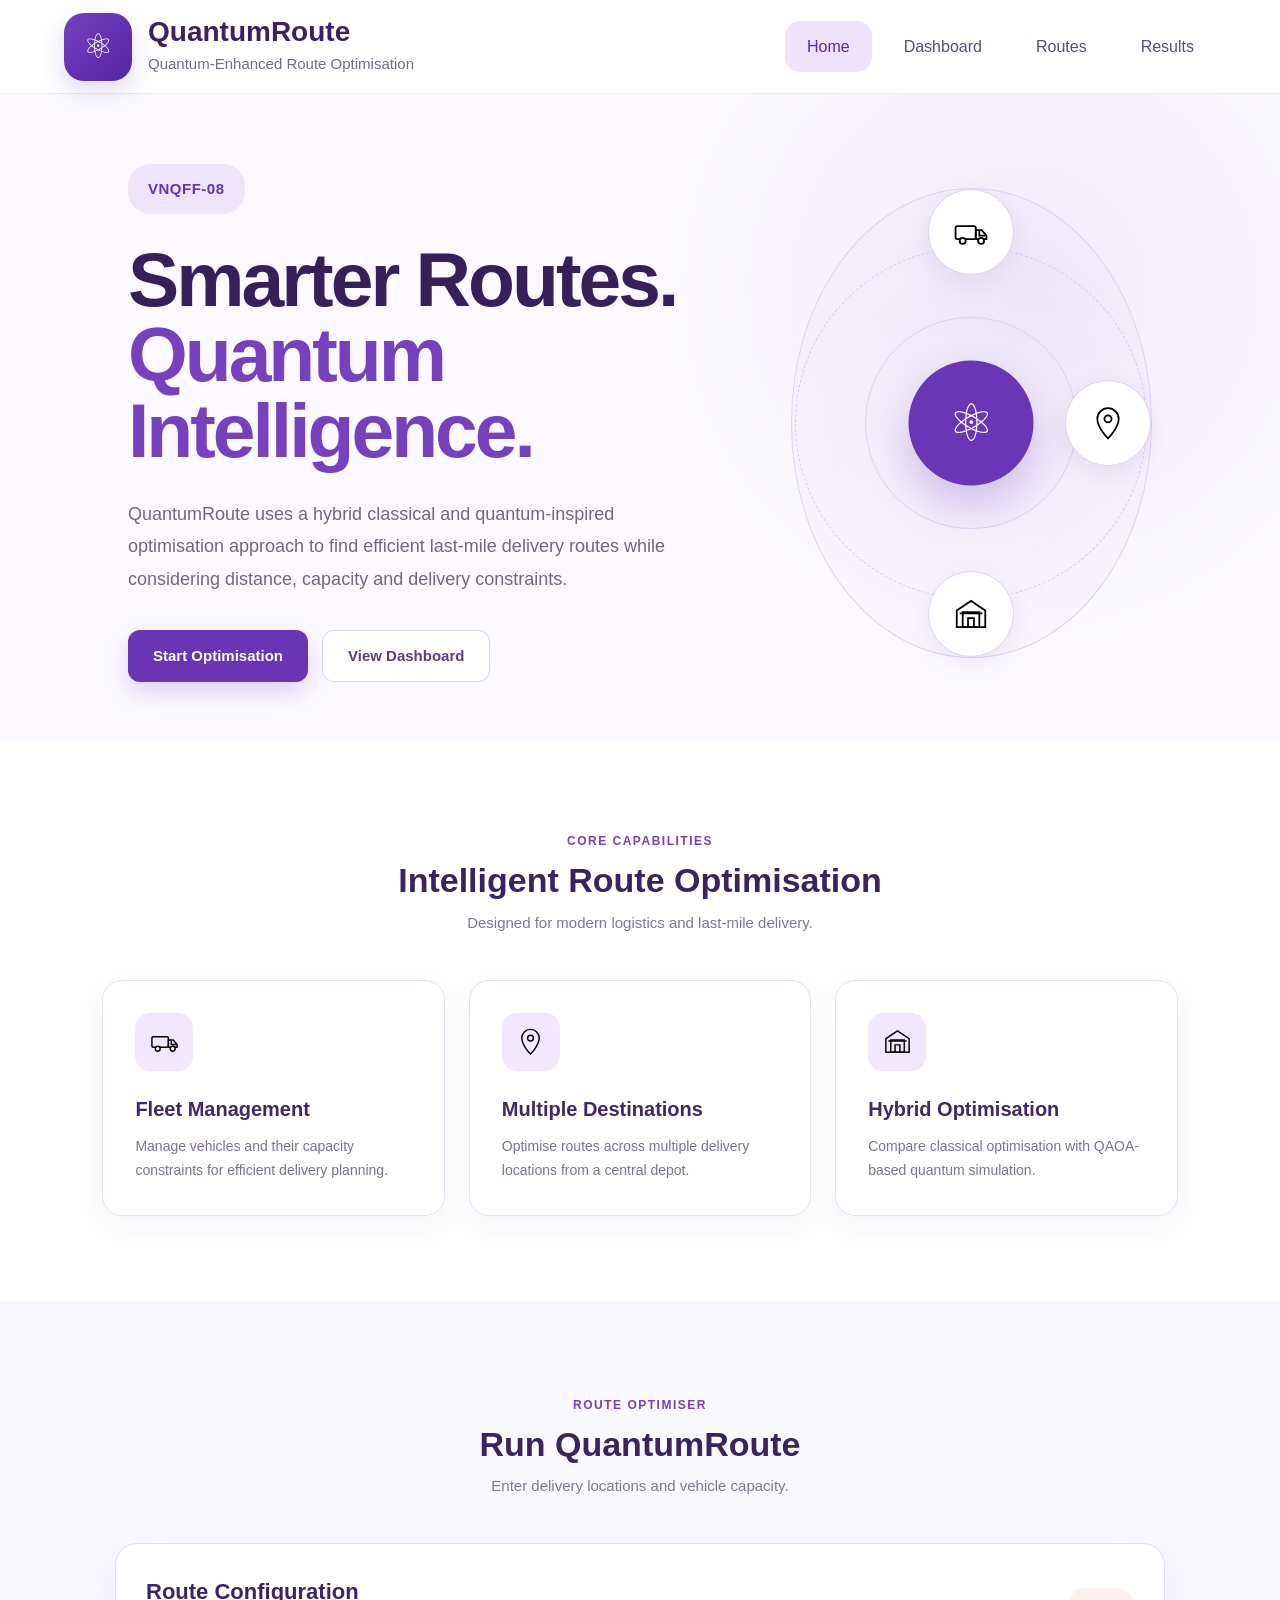
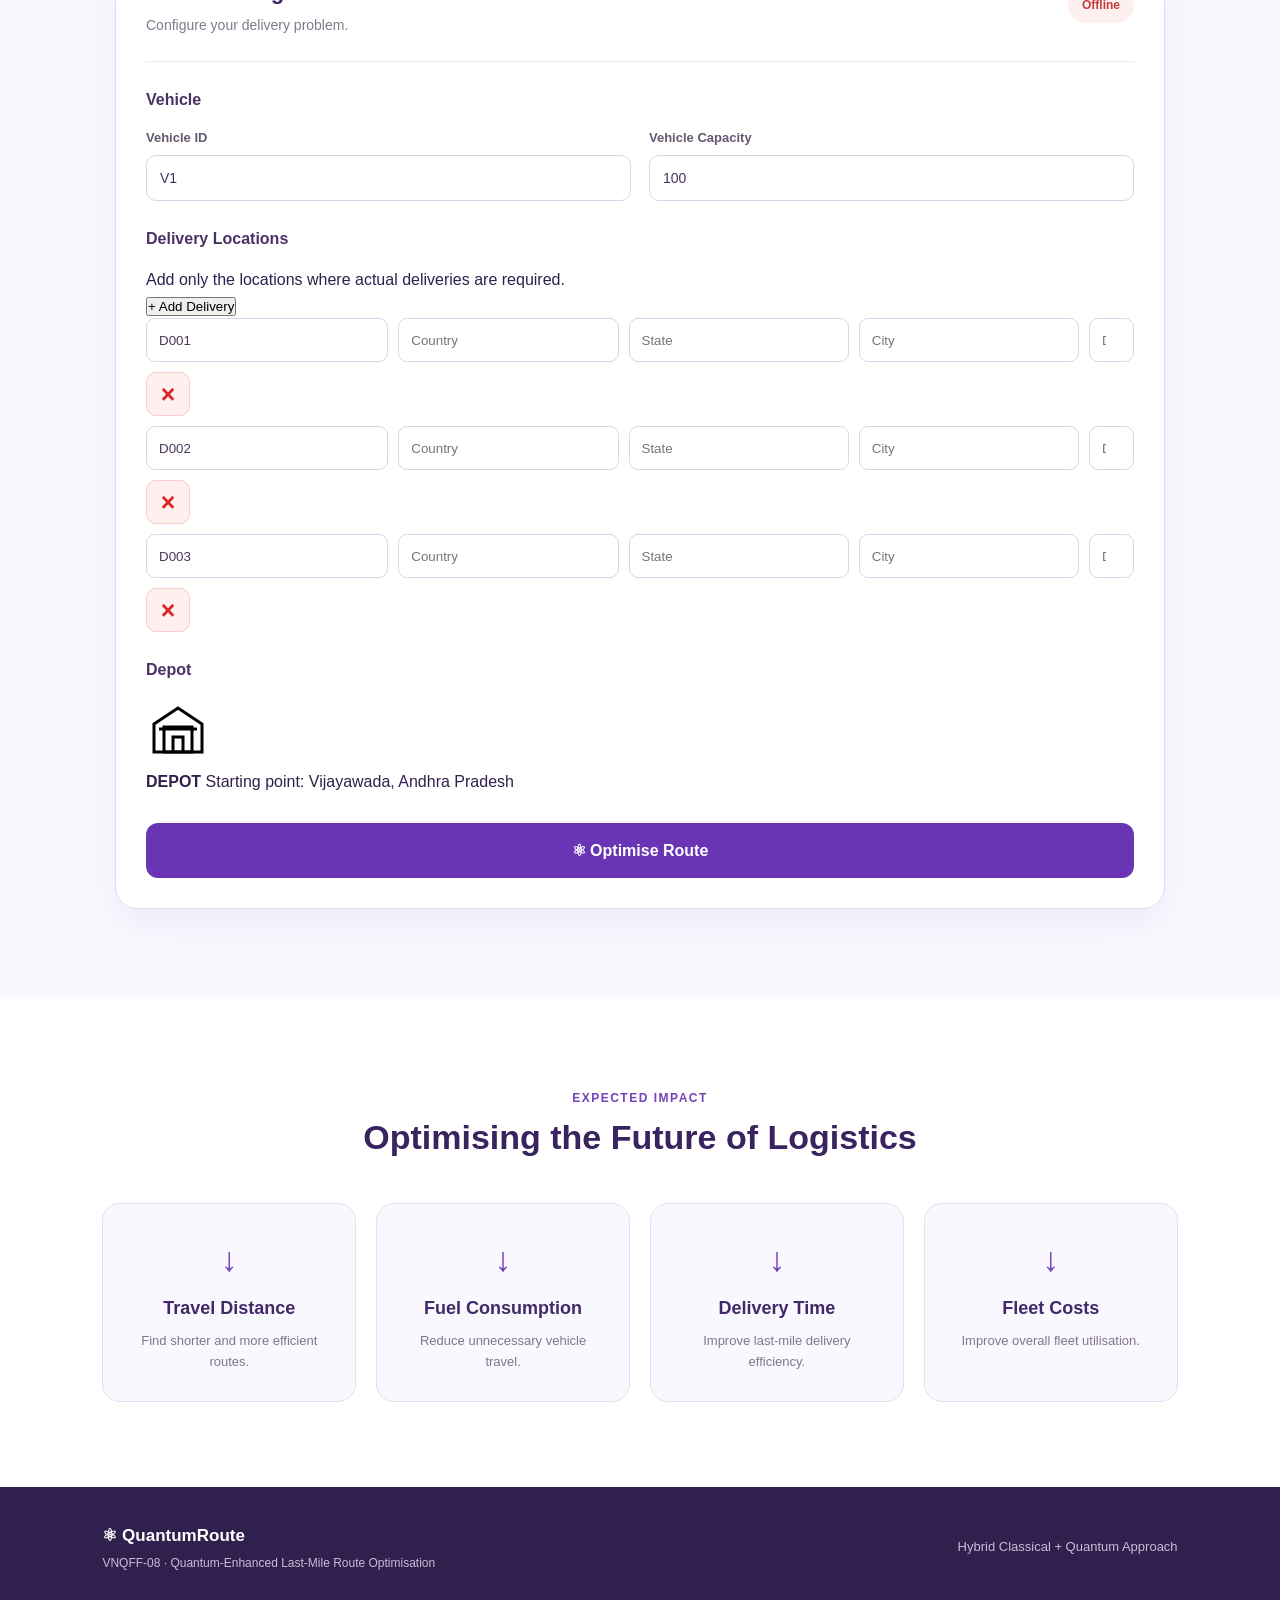
<file: QRO/frontend/index.html>
<!DOCTYPE html>
<html lang="en">
<head>
    <meta charset="UTF-8">
    <meta name="viewport" content="width=device-width, initial-scale=1.0">

    <title>QuantumRoute | Quantum-Enhanced Route Optimisation</title>

    <link rel="stylesheet" href="css/style.css">
</head>

<body>

<!-- ================= NAVBAR ================= -->

<header class="navbar">
    <div class="brand">
        <div class="brand-logo">⚛</div>
        <div>
            <h1>QuantumRoute</h1>
            <span>Quantum-Enhanced Route Optimisation</span>
        </div>
    </div>

    <nav>
        <a href="index.html" class="active">Home</a>
        <a href="pages/dashboard.html">Dashboard</a>
        <a href="pages/routes.html">Routes</a>
        <a href="pages/results.html">Results</a>
    </nav>
</header>

<main>

<!-- ================= HERO ================= -->

<section class="hero">
    <div class="hero-content">
        <div class="problem-badge">VNQFF-08</div>

        <h2>
            Smarter Routes.
            <span>Quantum Intelligence.</span>
        </h2>

        <p>
            QuantumRoute uses a hybrid classical and quantum-inspired
            optimisation approach to find efficient last-mile delivery
            routes while considering distance, capacity and delivery
            constraints.
        </p>

        <div class="hero-buttons">
            <a href="#optimizer" class="btn primary-btn">
                Start Optimisation
            </a>

            <a href="pages/dashboard.html" class="btn secondary-btn">
                View Dashboard
            </a>
        </div>
    </div>

    <div class="hero-visual">
        <div class="route-orbit">
            <div class="orbit-center">⚛</div>

            <div class="orbit-icon truck">
                <img src="assets/icons/truck.svg" alt="Vehicle">
            </div>

            <div class="orbit-icon location">
                <img src="assets/icons/location.svg" alt="Location">
            </div>

            <div class="orbit-icon warehouse">
                <img src="assets/icons/warehouse.svg" alt="Warehouse">
            </div>
        </div>
    </div>
</section>

<!-- ================= FEATURES ================= -->

<section class="features">
    <div class="section-title">
        <span>CORE CAPABILITIES</span>
        <h2>Intelligent Route Optimisation</h2>
        <p>Designed for modern logistics and last-mile delivery.</p>
    </div>

    <div class="feature-grid">

        <div class="feature-card">
            <div class="feature-icon">
                <img src="assets/icons/truck.svg" alt="Vehicle">
            </div>
            <h3>Fleet Management</h3>
            <p>
                Manage vehicles and their capacity constraints
                for efficient delivery planning.
            </p>
        </div>

        <div class="feature-card">
            <div class="feature-icon">
                <img src="assets/icons/location.svg" alt="Location">
            </div>
            <h3>Multiple Destinations</h3>
            <p>
                Optimise routes across multiple delivery locations
                from a central depot.
            </p>
        </div>

        <div class="feature-card">
            <div class="feature-icon">
                <img src="assets/icons/warehouse.svg" alt="Warehouse">
            </div>
            <h3>Hybrid Optimisation</h3>
            <p>
                Compare classical optimisation with
                QAOA-based quantum simulation.
            </p>
        </div>

    </div>
</section>

<!-- ================= OPTIMIZER ================= -->

<section class="optimizer-section" id="optimizer">

    <div class="section-title">
        <span>ROUTE OPTIMISER</span>
        <h2>Run QuantumRoute</h2>
        <p>Enter delivery locations and vehicle capacity.</p>
    </div>

    <div class="optimizer-card">

        <div class="form-header">
            <div>
                <h3>Route Configuration</h3>
                <p>Configure your delivery problem.</p>
            </div>

            <div class="status-badge" id="backendStatus">
                Checking backend...
            </div>
        </div>

        <!-- VEHICLE -->

        <div class="form-section">
            <h4>Vehicle</h4>

            <div class="form-grid">
                <div class="input-group">
                    <label for="vehicleId">Vehicle ID</label>
                    <input
                        type="text"
                        id="vehicleId"
                        value="V1"
                        required
                    >
                </div>

                <div class="input-group">
                    <label for="capacity">Vehicle Capacity</label>
                    <input
                        type="number"
                        id="capacity"
                        value="100"
                        min="1"
                        step="any"
                        required
                    >
                </div>
            </div>
        </div>

        <!-- DELIVERY LOCATIONS -->

        <div class="form-section">
            <div class="section-heading-row">
                <div>
                    <h4>Delivery Locations</h4>
                    <p class="form-help-text">
                        Add only the locations where actual deliveries are required.
                    </p>
                </div>

                <button
                    type="button"
                    class="small-btn"
                    id="addLocationBtn"
                    onclick="window.addLocation()"
                >
                    + Add Delivery
                </button>
            </div>

            <div id="locationsContainer">

                <!-- DELIVERY 01 -->

                <div class="location-row">
                    <input
                        class="location-id"
                        type="text"
                        value="D001"
                        placeholder="Delivery ID"
                        aria-label="Delivery ID 1"
                        required
                    >

                    <input
                        class="location-country"
                        type="text"
                        placeholder="Country"
                        aria-label="Country for delivery 1"
                        required
                    >

                    <input
                        class="location-state"
                        type="text"
                        placeholder="State"
                        aria-label="State for delivery 1"
                        required
                    >

                    <input
                        class="location-city"
                        type="text"
                        placeholder="City"
                        aria-label="City for delivery 1"
                        required
                    >

                    <input
                        class="location-demand"
                        type="number"
                        min="0"
                        step="any"
                        placeholder="Demand"
                        aria-label="Demand for delivery 1"
                        required
                    >

                    <button
                        type="button"
                        class="delete-btn remove-location"
                        onclick="window.removeLocation(this)"
                        aria-label="Remove delivery D001"
                        title="Remove delivery"
                    >×</button>
                </div>

                <!-- DELIVERY 02 -->

                <div class="location-row">
                    <input
                        class="location-id"
                        type="text"
                        value="D002"
                        placeholder="Delivery ID"
                        aria-label="Delivery ID 2"
                        required
                    >

                    <input
                        class="location-country"
                        type="text"
                        placeholder="Country"
                        aria-label="Country for delivery 2"
                        required
                    >

                    <input
                        class="location-state"
                        type="text"
                        placeholder="State"
                        aria-label="State for delivery 2"
                        required
                    >

                    <input
                        class="location-city"
                        type="text"
                        placeholder="City"
                        aria-label="City for delivery 2"
                        required
                    >

                    <input
                        class="location-demand"
                        type="number"
                        min="0"
                        step="any"
                        placeholder="Demand"
                        aria-label="Demand for delivery 2"
                        required
                    >

                    <button
                        type="button"
                        class="delete-btn remove-location"
                        onclick="window.removeLocation(this)"
                        aria-label="Remove delivery D002"
                        title="Remove delivery"
                    >×</button>
                </div>

                <!-- DELIVERY 03 -->

                <div class="location-row">
                    <input
                        class="location-id"
                        type="text"
                        value="D003"
                        placeholder="Delivery ID"
                        aria-label="Delivery ID 3"
                        required
                    >

                    <input
                        class="location-country"
                        type="text"
                        placeholder="Country"
                        aria-label="Country for delivery 3"
                        required
                    >

                    <input
                        class="location-state"
                        type="text"
                        placeholder="State"
                        aria-label="State for delivery 3"
                        required
                    >

                    <input
                        class="location-city"
                        type="text"
                        placeholder="City"
                        aria-label="City for delivery 3"
                        required
                    >

                    <input
                        class="location-demand"
                        type="number"
                        min="0"
                        step="any"
                        placeholder="Demand"
                        aria-label="Demand for delivery 3"
                        required
                    >

                    <button
                        type="button"
                        class="delete-btn remove-location"
                        onclick="window.removeLocation(this)"
                        aria-label="Remove delivery D003"
                        title="Remove delivery"
                    >×</button>
                </div>

            </div>
        </div>

        <!-- DEPOT -->

        <div class="form-section">
            <h4>Depot</h4>

            <div class="depot-box">
                <div class="depot-icon">
                    <img
                        src="assets/icons/warehouse.svg"
                        alt="Depot"
                    >
                </div>

                <div>
                    <strong>DEPOT</strong>
                    <span>Starting point: Vijayawada, Andhra Pradesh</span>
                </div>
            </div>
        </div>

        <!-- OPTIMIZE BUTTON -->

        <button
            type="button"
            class="optimize-btn"
            id="optimizeBtn"
            onclick="window.optimizeRoute(event)"
        >
            <span id="buttonText">⚛ Optimise Route</span>
            <span id="loadingSpinner" class="spinner hidden"></span>
        </button>

        <!-- ERROR MESSAGE -->

        <div
            id="errorMessage"
            class="error-message hidden"
            role="alert"
            aria-live="polite"
            hidden
        ></div>

        <!-- RESULTS -->

        <div
            id="resultContainer"
            class="result-container hidden"
            hidden
        >

            <div class="result-header">
                <div>
                    <span>OPTIMISATION COMPLETE</span>
                    <h3>Route Results</h3>
                </div>

                <div class="success-icon">✓</div>
            </div>

            <div class="result-grid">

                <div class="result-box">
                    <span>Classical Distance</span>
                    <strong id="classicalDistance">-</strong>
                </div>

                <div class="result-box quantum-box">
                    <span>Quantum Distance</span>
                    <strong id="quantumDistance">-</strong>
                </div>

                <div class="result-box">
                    <span>Difference</span>
                    <strong id="distanceDifference">-</strong>
                </div>

                <div class="result-box">
                    <span>Total Demand</span>
                    <strong id="totalDemand">-</strong>
                </div>

            </div>

            <div class="route-result">
                <h4>Classical Route</h4>
                <div id="classicalRoute" class="route-path">-</div>
            </div>

            <div class="route-result">
                <h4>Quantum Route</h4>
                <div id="quantumRoute" class="route-path quantum-route">-</div>
            </div>

            <div class="quantum-info">

                <div>
                    <span>Quantum Method</span>
                    <strong id="quantumMethod">-</strong>
                </div>

                <div>
                    <span>Qubits</span>
                    <strong id="qubits">-</strong>
                </div>

                <div>
                    <span>Probability</span>
                    <strong id="probability">-</strong>
                </div>

            </div>

        </div>

    </div>
</section>

<!-- ================= IMPACT ================= -->

<section class="impact-section">
    <div class="section-title">
        <span>EXPECTED IMPACT</span>
        <h2>Optimising the Future of Logistics</h2>
    </div>

    <div class="impact-grid">

        <div class="impact-card">
            <strong>↓</strong>
            <h3>Travel Distance</h3>
            <p>Find shorter and more efficient routes.</p>
        </div>

        <div class="impact-card">
            <strong>↓</strong>
            <h3>Fuel Consumption</h3>
            <p>Reduce unnecessary vehicle travel.</p>
        </div>

        <div class="impact-card">
            <strong>↓</strong>
            <h3>Delivery Time</h3>
            <p>Improve last-mile delivery efficiency.</p>
        </div>

        <div class="impact-card">
            <strong>↓</strong>
            <h3>Fleet Costs</h3>
            <p>Improve overall fleet utilisation.</p>
        </div>

    </div>
</section>

</main>

<!-- ================= FOOTER ================= -->

<footer>
    <div>
        <strong>⚛ QuantumRoute</strong>
        <p>
            VNQFF-08 · Quantum-Enhanced Last-Mile Route Optimisation
        </p>
    </div>

    <span>Hybrid Classical + Quantum Approach</span>
</footer>

<!-- Keep this path unchanged -->
<script src="js/app.js"></script>

</body>
</html>
</file>
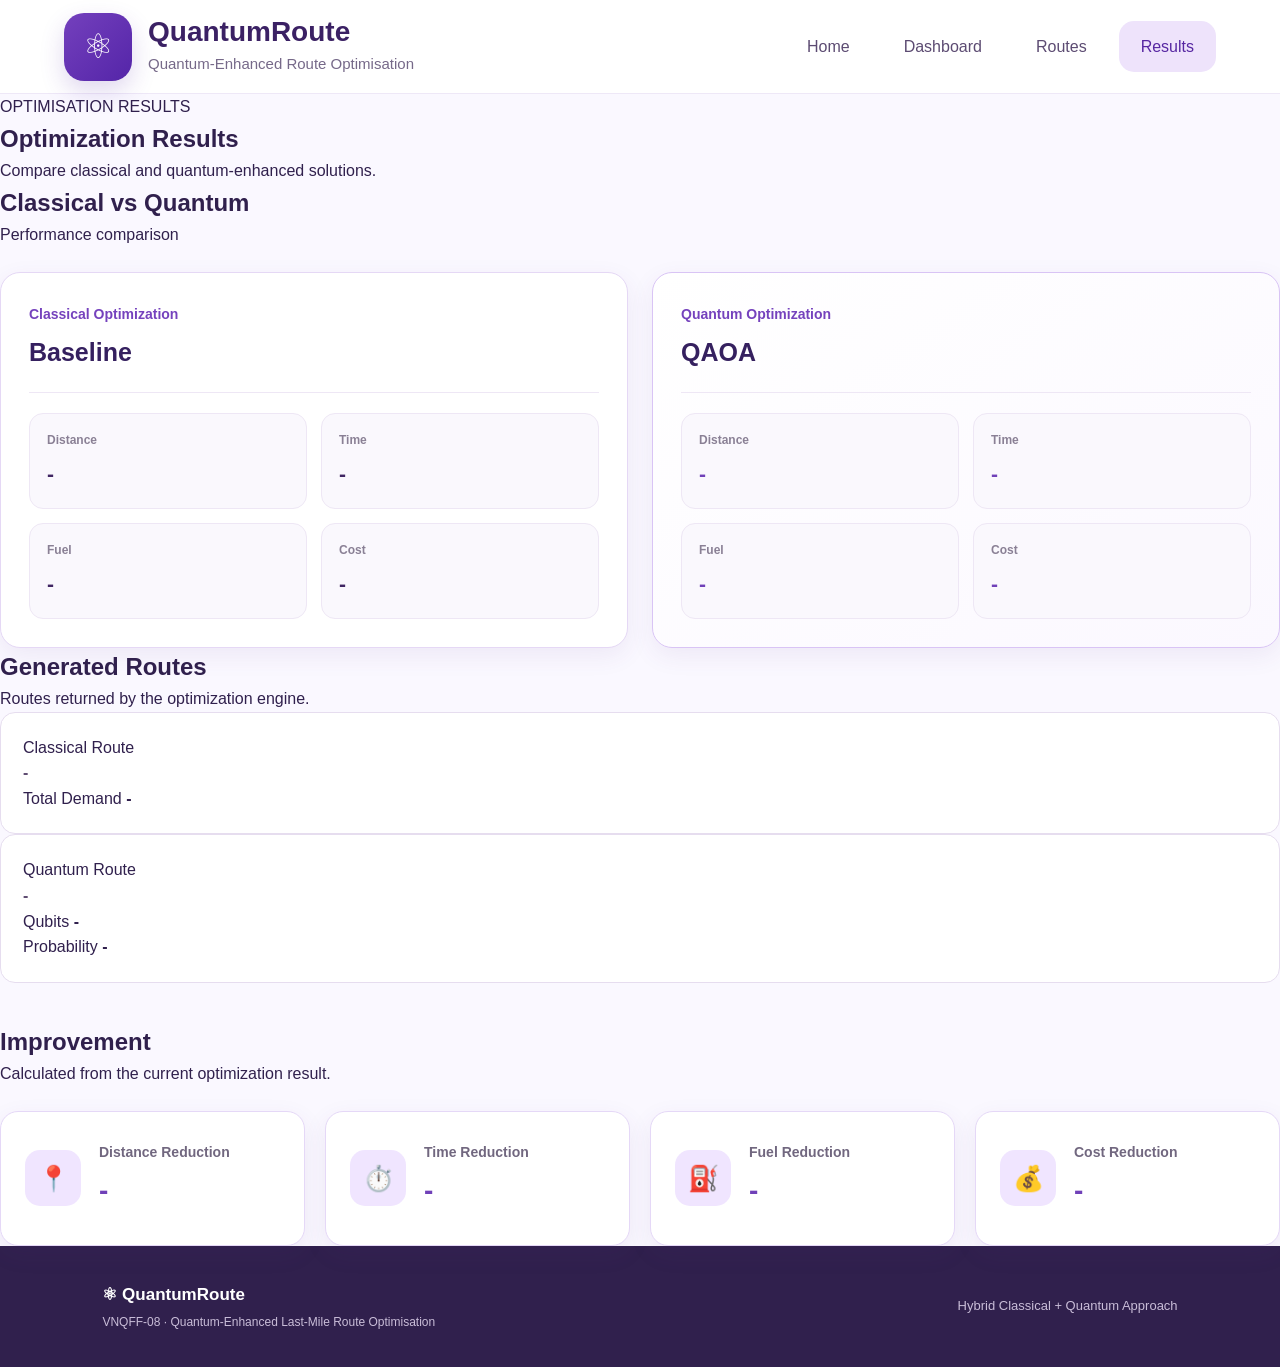
<file: QRO/frontend/pages/results.html>
<!DOCTYPE html>
<html lang="en">

<head>
    <meta charset="UTF-8">
    <meta name="viewport" content="width=device-width, initial-scale=1.0">

    <title>QuantumRoute | Optimization Results</title>

    <link rel="stylesheet" href="../css/style.css">
</head>

<body>

<!-- ================= NAVBAR ================= -->

<header class="navbar">

    <div class="brand">

        <div class="brand-logo">
            ⚛
        </div>

        <div>
            <h1>QuantumRoute</h1>
            <span>Quantum-Enhanced Route Optimisation</span>
        </div>

    </div>

    <nav>

        <a href="../index.html">
            Home
        </a>

        <a href="dashboard.html">
            Dashboard
        </a>

        <a href="routes.html">
            Routes
        </a>

        <a href="results.html" class="active">
            Results
        </a>

    </nav>

</header>


<!-- ================= RESULTS PAGE ================= -->

<main class="results-page">

    <!-- ================= HERO ================= -->

    <section class="results-hero">

        <div class="results-hero-content">

            <span class="page-label">
                OPTIMISATION RESULTS
            </span>

            <h2>
                Optimization Results
            </h2>

            <p>
                Compare classical and quantum-enhanced solutions.
            </p>

        </div>

    </section>


    <!-- ================= COMPARISON ================= -->

    <section class="results-section">

        <div class="section-heading">

            <h2>
                Classical vs Quantum
            </h2>

            <p>
                Performance comparison
            </p>

        </div>


        <div class="comparison-grid">


            <!-- CLASSICAL -->

            <div class="comparison-card classical-card">

                <div class="comparison-header">

                    <div>

                        <span class="comparison-label">
                            Classical Optimization
                        </span>

                        <h3>
                            Baseline
                        </h3>

                    </div>

                </div>


                <div class="comparison-stats">

                    <div class="comparison-stat">

                        <span>
                            Distance
                        </span>

                        <strong id="classicalDistance">
                            -
                        </strong>

                    </div>


                    <div class="comparison-stat">

                        <span>
                            Time
                        </span>

                        <strong id="classicalTime">
                            -
                        </strong>

                    </div>


                    <div class="comparison-stat">

                        <span>
                            Fuel
                        </span>

                        <strong id="classicalFuel">
                            -
                        </strong>

                    </div>


                    <div class="comparison-stat">

                        <span>
                            Cost
                        </span>

                        <strong id="classicalCost">
                            -
                        </strong>

                    </div>

                </div>

            </div>


            <!-- QUANTUM -->

            <div class="comparison-card quantum-card">

                <div class="comparison-header">

                    <div>

                        <span class="comparison-label">
                            Quantum Optimization
                        </span>

                        <h3>
                            QAOA
                        </h3>

                    </div>

                </div>


                <div class="comparison-stats">

                    <div class="comparison-stat">

                        <span>
                            Distance
                        </span>

                        <strong id="quantumDistance">
                            -
                        </strong>

                    </div>


                    <div class="comparison-stat">

                        <span>
                            Time
                        </span>

                        <strong id="quantumTime">
                            -
                        </strong>

                    </div>


                    <div class="comparison-stat">

                        <span>
                            Fuel
                        </span>

                        <strong id="quantumFuel">
                            -
                        </strong>

                    </div>


                    <div class="comparison-stat">

                        <span>
                            Cost
                        </span>

                        <strong id="quantumCost">
                            -
                        </strong>

                    </div>

                </div>

            </div>

        </div>

    </section>


    <!-- ================= GENERATED ROUTES ================= -->

    <section class="results-section">

        <div class="section-heading">

            <h2>
                Generated Routes
            </h2>

            <p>
                Routes returned by the optimization engine.
            </p>

        </div>


        <div class="generated-routes-grid">


            <!-- CLASSICAL ROUTE -->

            <div class="route-result-card">

                <div class="route-card-header">

                    <span>
                        Classical Route
                    </span>

                </div>

                <div
                    class="route-path"
                    id="classicalRoute"
                >
                    -
                </div>

                <div class="route-card-info">

                    <div>

                        <span>
                            Total Demand
                        </span>

                        <strong id="totalDemand">
                            -
                        </strong>

                    </div>

                </div>

            </div>


            <!-- QUANTUM ROUTE -->

            <div class="route-result-card quantum-route-card">

                <div class="route-card-header">

                    <span>
                        Quantum Route
                    </span>

                </div>

                <div
                    class="route-path quantum-route"
                    id="quantumRoute"
                >
                    -
                </div>

                <div class="route-card-info">

                    <div>

                        <span>
                            Qubits
                        </span>

                        <strong id="qubits">
                            -
                        </strong>

                    </div>


                    <div>

                        <span>
                            Probability
                        </span>

                        <strong id="probability">
                            -
                        </strong>

                    </div>

                </div>

            </div>

        </div>

    </section>


    <!-- ================= IMPROVEMENT ================= -->

    <section class="results-section improvement-section">

        <div class="section-heading">

            <h2>
                Improvement
            </h2>

            <p>
                Calculated from the current optimization result.
            </p>

        </div>


        <div class="improvement-grid">


            <!-- DISTANCE -->

            <div class="improvement-card">

                <div class="improvement-icon">
                    📍
                </div>

                <div class="improvement-content">

                    <span>
                        Distance Reduction
                    </span>

                    <strong id="distanceImprovement">
                        -
                    </strong>

                </div>

            </div>


            <!-- TIME -->

            <div class="improvement-card">

                <div class="improvement-icon">
                    ⏱️
                </div>

                <div class="improvement-content">

                    <span>
                        Time Reduction
                    </span>

                    <strong id="timeImprovement">
                        -
                    </strong>

                </div>

            </div>


            <!-- FUEL -->

            <div class="improvement-card">

                <div class="improvement-icon">
                    ⛽
                </div>

                <div class="improvement-content">

                    <span>
                        Fuel Reduction
                    </span>

                    <strong id="fuelImprovement">
                        -
                    </strong>

                </div>

            </div>


            <!-- COST -->

            <div class="improvement-card">

                <div class="improvement-icon">
                    💰
                </div>

                <div class="improvement-content">

                    <span>
                        Cost Reduction
                    </span>

                    <strong id="costImprovement">
                        -
                    </strong>

                </div>

            </div>


        </div>

    </section>

</main>


<!-- ================= FOOTER ================= -->

<footer>

    <div>

        <strong>
            ⚛ QuantumRoute
        </strong>

        <p>
            VNQFF-08 · Quantum-Enhanced Last-Mile Route Optimisation
        </p>

    </div>

    <span>
        Hybrid Classical + Quantum Approach
    </span>

</footer>


<script>

const savedResults =
    localStorage.getItem("quantumRouteResults");


if (savedResults) {

    try {

        const data =
            JSON.parse(savedResults);


        const classical =
            data.classical || {};

        const quantum =
            data.quantum || {};


        /* ================= DISTANCE ================= */

        const classicalDistance =
            Number(classical.distance || 0);

        const quantumDistance =
            Number(quantum.distance || 0);


        document.getElementById(
            "classicalDistance"
        ).textContent =
            classicalDistance
                ? `${classicalDistance.toFixed(2)} km`
                : "-";


        document.getElementById(
            "quantumDistance"
        ).textContent =
            quantumDistance
                ? `${quantumDistance.toFixed(2)} km`
                : "-";


        /* ================= TIME ================= */

        const classicalMinutes =
            classicalDistance / 40 * 60;

        const quantumMinutes =
            quantumDistance / 40 * 60;


        function formatTime(minutes) {

            const hours =
                Math.floor(minutes / 60);

            const mins =
                Math.round(minutes % 60);

            return `${hours}h ${mins
                .toString()
                .padStart(2, "0")}m`;
        }


        document.getElementById(
            "classicalTime"
        ).textContent =
            formatTime(classicalMinutes);


        document.getElementById(
            "quantumTime"
        ).textContent =
            formatTime(quantumMinutes);


        /* ================= FUEL ================= */

        const classicalFuel =
            classicalDistance * 0.15;

        const quantumFuel =
            quantumDistance * 0.15;


        document.getElementById(
            "classicalFuel"
        ).textContent =
            `${classicalFuel.toFixed(2)} L`;


        document.getElementById(
            "quantumFuel"
        ).textContent =
            `${quantumFuel.toFixed(2)} L`;


        /* ================= COST ================= */

        const classicalCost =
            Number(
                classical.cost ||
                classicalDistance * 12
            );

        const quantumCost =
            Number(
                quantum.cost ||
                quantumDistance * 12
            );


        document.getElementById(
            "classicalCost"
        ).textContent =
            `₹${Math.round(classicalCost)}`;


        document.getElementById(
            "quantumCost"
        ).textContent =
            `₹${Math.round(quantumCost)}`;


        /* ================= ROUTES ================= */

        document.getElementById(
            "classicalRoute"
        ).textContent =
            Array.isArray(classical.route)
                ? classical.route.join(" → ")
                : "-";


        document.getElementById(
            "quantumRoute"
        ).textContent =
            Array.isArray(quantum.route)
                ? quantum.route.join(" → ")
                : "-";


        /* ================= DEMAND ================= */

        document.getElementById(
            "totalDemand"
        ).textContent =
            classical.total_demand !== undefined
                ? classical.total_demand
                : "-";


        /* ================= QUANTUM INFO ================= */

        document.getElementById(
            "qubits"
        ).textContent =
            quantum.qubits !== undefined
                ? quantum.qubits
                : "-";


        document.getElementById(
            "probability"
        ).textContent =
            quantum.probability !== undefined
                ? quantum.probability
                : "-";


        /* ================= IMPROVEMENT ================= */

        function calculateImprovement(
            classicalValue,
            quantumValue
        ) {

            if (
                !classicalValue ||
                classicalValue <= 0
            ) {
                return 0;
            }

            return (
                (
                    (classicalValue - quantumValue)
                    / classicalValue
                ) * 100
            );
        }


        const distanceImprovement =
            calculateImprovement(
                classicalDistance,
                quantumDistance
            );


        const timeImprovement =
            calculateImprovement(
                classicalMinutes,
                quantumMinutes
            );


        const fuelImprovement =
            calculateImprovement(
                classicalFuel,
                quantumFuel
            );


        const costImprovement =
            calculateImprovement(
                classicalCost,
                quantumCost
            );


        document.getElementById(
            "distanceImprovement"
        ).textContent =
            `${distanceImprovement.toFixed(1)}%`;


        document.getElementById(
            "timeImprovement"
        ).textContent =
            `${timeImprovement.toFixed(1)}%`;


        document.getElementById(
            "fuelImprovement"
        ).textContent =
            `${fuelImprovement.toFixed(1)}%`;


        document.getElementById(
            "costImprovement"
        ).textContent =
            `${costImprovement.toFixed(1)}%`;

    }

    catch (error) {

        console.error(
            "Could not load optimization results:",
            error
        );

    }

}

</script>

</body>
</html>
</file>
<file: QRO/frontend/css/style.css>
/* =========================================================
   QUANTUMROUTE
   COMPLETE STYLE SHEET
   ========================================================= */


/* =========================================================
   1. GLOBAL RESET
   ========================================================= */

* {
    margin: 0;
    padding: 0;
    box-sizing: border-box;
}

html {
    scroll-behavior: smooth;
}

body {
    font-family: Arial, Helvetica, sans-serif;
    background: #faf8ff;
    color: #30204d;
    line-height: 1.6;
}

a {
    text-decoration: none;
    color: inherit;
}

button,
input {
    font-family: inherit;
}


/* =========================================================
   2. ORIGINAL HOME NAVBAR
   ========================================================= */

.navbar {
    width: 100%;
    height: 94px;

    padding: 0 5%;

    background: #ffffff;

    display: flex;
    align-items: center;
    justify-content: space-between;

    border-bottom: 1px solid #eee8f7;

    position: relative;
    z-index: 100;
}

.brand {
    display: flex;
    align-items: center;
    gap: 16px;
}

.brand-logo {
    width: 68px;
    height: 68px;

    display: flex;
    align-items: center;
    justify-content: center;

    border-radius: 20px;

    background: linear-gradient(
        135deg,
        #7440bd,
        #5425a8
    );

    color: white;

    font-size: 34px;

    box-shadow:
        0 10px 25px rgba(84, 37, 168, 0.18);
}

.brand h1 {
    font-size: 28px;
    line-height: 1.1;

    color: #3b2164;

    font-weight: 800;
}

.brand span {
    display: block;

    margin-top: 4px;

    color: #766989;

    font-size: 15px;
}

.navbar nav {
    display: flex;
    align-items: center;

    gap: 10px;
}

.navbar nav a {
    padding: 13px 22px;

    border-radius: 15px;

    color: #5c4b72;

    font-size: 16px;

    transition: 0.25s ease;
}

.navbar nav a:hover {
    background: #f2e9ff;
    color: #5d2fa8;
}

.navbar nav a.active {
    background: #eee3fb;
    color: #5727a2;
}


/* =========================================================
   3. ORIGINAL HOME HERO
   IMPORTANT:
   DO NOT CHANGE THESE SELECTORS
   ========================================================= */

.hero {
    min-height: 620px;

    padding: 70px 10% 60px;

    display: grid;

    grid-template-columns:
        minmax(0, 1.25fr)
        minmax(0, 0.75fr);

    align-items: center;

    gap: 60px;

    background:
        radial-gradient(
            circle at 80% 30%,
            rgba(118, 65, 190, 0.08),
            transparent 32%
        ),
        #fbf9ff;

    overflow: hidden;
}

.hero-content {
    position: relative;

    max-width: 650px;
}

.problem-badge {
    display: inline-flex;

    align-items: center;
    justify-content: center;

    padding: 13px 20px;

    border-radius: 22px;

    background: #eee4fb;

    color: #6636aa;

    font-size: 15px;

    font-weight: 800;

    letter-spacing: 0.5px;

    margin-bottom: 28px;
}

.hero h2 {
    margin: 0;

    font-size: clamp(
        54px,
        6vw,
        82px
    );

    line-height: 0.98;

    letter-spacing: -3px;

    color: #35205a;

    font-weight: 900;
}

.hero h2 span {
    display: block;

    color: #7541bd;
}

.hero p {
    max-width: 570px;

    margin-top: 30px;

    color: #72677f;

    font-size: 18px;

    line-height: 1.8;
}

.hero-buttons {
    display: flex;

    gap: 14px;

    margin-top: 35px;
}

.btn {
    display: inline-flex;

    align-items: center;
    justify-content: center;

    min-height: 52px;

    padding: 0 25px;

    border-radius: 12px;

    font-size: 15px;

    font-weight: 700;

    transition: 0.25s ease;
}

.primary-btn {
    background: #6935b5;

    color: white;

    box-shadow:
        0 10px 25px rgba(
            105,
            53,
            181,
            0.2
        );
}

.primary-btn:hover {
    background: #55279a;

    transform: translateY(-2px);
}

.secondary-btn {
    background: white;

    color: #5d3c86;

    border: 1px solid #dcd0ec;
}

.secondary-btn:hover {
    background: #f6f0ff;

    transform: translateY(-2px);
}


/* =========================================================
   4. ORIGINAL HOME HERO VISUAL
   ========================================================= */

.hero-visual {
    display: flex;

    align-items: center;
    justify-content: center;

    min-height: 500px;
}

.route-orbit {
    position: relative;

    width: 470px;
    height: 470px;

    border-radius: 50%;

    border: 1px solid #dfd0f2;

    background:
        radial-gradient(
            circle,
            rgba(122, 67, 193, 0.04),
            rgba(122, 67, 193, 0.01)
        );
}

.route-orbit::before {
    content: "";

    position: absolute;

    width: 350px;
    height: 350px;

    left: 50%;
    top: 50%;

    transform: translate(-50%, -50%);

    border-radius: 50%;

    border: 1px dashed #d8c4ef;
}

.route-orbit::after {
    content: "";

    position: absolute;

    width: 210px;
    height: 210px;

    left: 50%;
    top: 50%;

    transform: translate(-50%, -50%);

    border-radius: 50%;

    border: 1px solid #dfd1ef;
}

.orbit-center {
    position: absolute;

    width: 125px;
    height: 125px;

    left: 50%;
    top: 50%;

    transform: translate(-50%, -50%);

    border-radius: 50%;

    background: #6936b6;

    display: flex;
    align-items: center;
    justify-content: center;

    color: white;

    font-size: 52px;

    box-shadow:
        0 20px 40px rgba(
            105,
            54,
            182,
            0.25
        );

    z-index: 3;
}

.orbit-icon {
    position: absolute;

    width: 86px;
    height: 86px;

    border-radius: 50%;

    background: white;

    border: 1px solid #dfd3ef;

    display: flex;
    align-items: center;
    justify-content: center;

    box-shadow:
        0 8px 25px rgba(
            74,
            44,
            112,
            0.08
        );

    z-index: 5;
}

.orbit-icon img {
    width: 38px;
    height: 38px;

    object-fit: contain;
}

.orbit-icon.truck {
    top: 0;
    left: 50%;

    transform: translateX(-50%);
}

.orbit-icon.location {
    right: 0;
    top: 50%;

    transform: translateY(-50%);
}

.orbit-icon.warehouse {
    bottom: 0;
    left: 50%;

    transform: translateX(-50%);
}


/* =========================================================
   5. ORIGINAL HOME SECTION TITLES
   ========================================================= */

.section-title {
    text-align: center;

    max-width: 750px;

    margin: 0 auto 45px;
}

.section-title > span {
    display: inline-block;

    margin-bottom: 9px;

    color: #7441b8;

    font-size: 12px;

    font-weight: 800;

    letter-spacing: 1.5px;
}

.section-title h2 {
    color: #39245f;

    font-size: 34px;

    line-height: 1.2;
}

.section-title p {
    margin-top: 10px;

    color: #81768d;

    font-size: 15px;
}


/* =========================================================
   6. ORIGINAL HOME FEATURES
   ========================================================= */

.features {
    padding: 85px 8%;

    background: #ffffff;
}

.feature-grid {
    max-width: 1150px;

    margin: auto;

    display: grid;

    grid-template-columns:
        repeat(3, 1fr);

    gap: 24px;
}

.feature-card {
    padding: 32px;

    border-radius: 20px;

    background: #ffffff;

    border: 1px solid #e9e1f3;

    box-shadow:
        0 10px 30px rgba(
            73,
            39,
            110,
            0.06
        );

    transition: 0.25s ease;
}

.feature-card:hover {
    transform: translateY(-5px);

    box-shadow:
        0 18px 35px rgba(
            73,
            39,
            110,
            0.1
        );
}

.feature-icon {
    width: 58px;
    height: 58px;

    display: flex;
    align-items: center;
    justify-content: center;

    border-radius: 15px;

    background: #f1e7ff;

    margin-bottom: 22px;
}

.feature-icon img {
    width: 31px;
    height: 31px;
}

.feature-card h3 {
    color: #402765;

    font-size: 20px;

    margin-bottom: 10px;
}

.feature-card p {
    color: #7d7288;

    font-size: 14px;

    line-height: 1.7;
}


/* =========================================================
   7. ORIGINAL HOME OPTIMIZER
   ========================================================= */

.optimizer-section {
    padding: 90px 8%;

    background: #faf8ff;
}

.optimizer-card {
    max-width: 1050px;

    margin: auto;

    background: white;

    border: 1px solid #e4daf1;

    border-radius: 22px;

    padding: 30px;

    box-shadow:
        0 15px 40px rgba(
            76,
            43,
            116,
            0.07
        );
}

.form-header {
    display: flex;

    align-items: center;
    justify-content: space-between;

    padding-bottom: 25px;

    margin-bottom: 25px;

    border-bottom: 1px solid #eee8f4;
}

.form-header h3 {
    color: #3c2460;

    font-size: 22px;
}

.form-header p {
    color: #84788e;

    margin-top: 4px;

    font-size: 14px;
}

.status-badge {
    padding: 8px 14px;

    border-radius: 20px;

    background: #f1e8ff;

    color: #6a38ae;

    font-size: 12px;

    font-weight: 700;
}

.status-badge.online {
    background: #e8faf2;

    color: #09825a;
}

.status-badge.offline {
    background: #fff0f0;

    color: #c33d3d;
}

.form-section {
    margin-top: 25px;
}

.form-section h4 {
    margin-bottom: 15px;

    color: #4a3267;

    font-size: 16px;
}

.form-grid {
    display: grid;

    grid-template-columns:
        repeat(2, 1fr);

    gap: 18px;
}

.input-group {
    display: flex;

    flex-direction: column;

    gap: 7px;
}

.input-group label {
    color: #645771;

    font-size: 13px;

    font-weight: 700;
}

.input-group input {
    width: 100%;

    height: 46px;

    padding: 0 13px;

    border: 1px solid #ddd2ea;

    border-radius: 10px;

    outline: none;

    color: #44335a;

    background: #fff;

    font-size: 14px;
}

.input-group input:focus {
    border-color: #8b5bc7;

    box-shadow:
        0 0 0 3px rgba(
            139,
            91,
            199,
            0.1
        );
}


/* =========================================================
   8. ORIGINAL HOME LOCATIONS
   ========================================================= */

.location-row {
    display: grid;

    grid-template-columns:
        1.1fr
        1fr
        1fr
        1fr
        45px;

    gap: 10px;

    margin-bottom: 10px;
}

.location-row input {
    height: 44px;

    padding: 0 12px;

    border: 1px solid #ded3ea;

    border-radius: 9px;

    outline: none;

    color: #49385a;

    background: white;
}

.location-row input:focus {
    border-color: #8251bd;
}

.delete-btn {
    width: 44px;
    height: 44px;

    border: none;

    border-radius: 9px;

    background: #fff0f0;

    color: #d34b4b;

    font-size: 22px;

    cursor: pointer;

    transition: 0.2s ease;
}

.delete-btn:hover {
    background: #ffe0e0;
}

.add-location-btn {
    margin-top: 10px;

    border: 1px dashed #cdbbe1;

    background: #faf7ff;

    color: #6838a7;

    padding: 11px 18px;

    border-radius: 10px;

    cursor: pointer;

    font-weight: 700;
}

.depot-card {
    display: flex;

    align-items: center;

    gap: 15px;

    padding: 15px;

    border-radius: 12px;

    background: #faf8ff;

    border: 1px solid #e8dff2;
}

.depot-card img {
    width: 42px;
    height: 42px;
}

.optimize-btn {
    width: 100%;

    min-height: 55px;

    margin-top: 28px;

    border: none;

    border-radius: 12px;

    background: #6935b5;

    color: white;

    font-size: 16px;

    font-weight: 800;

    cursor: pointer;

    transition: 0.25s ease;
}

.optimize-btn:hover {
    background: #54269a;
}

.optimize-btn:disabled {
    opacity: 0.7;

    cursor: not-allowed;
}

.spinner {
    width: 20px;
    height: 20px;

    display: inline-block;

    border: 3px solid rgba(
        255,
        255,
        255,
        0.4
    );

    border-top-color: white;

    border-radius: 50%;

    animation: spin 0.8s linear infinite;
}

.hidden {
    display: none !important;
}

@keyframes spin {
    to {
        transform: rotate(360deg);
    }
}

#errorMessage {
    margin-top: 15px;

    padding: 13px;

    border-radius: 10px;

    background: #fff0f0;

    color: #bd3d3d;

    font-size: 14px;
}


/* =========================================================
   9. ORIGINAL HOME RESULTS
   ========================================================= */

.result-container {
    margin-top: 30px;
}

.result-grid {
    display: grid;

    grid-template-columns:
        repeat(4, 1fr);

    gap: 15px;
}

.result-card {
    padding: 20px;

    background: #faf8ff;

    border: 1px solid #e7def1;

    border-radius: 15px;
}

.result-card span {
    display: block;

    color: #83778e;

    font-size: 12px;

    margin-bottom: 6px;
}

.result-card strong {
    color: #4b2a76;

    font-size: 22px;
}

.route-results {
    margin-top: 20px;

    display: grid;

    grid-template-columns:
        repeat(2, 1fr);

    gap: 18px;
}

.route-result-card {
    padding: 22px;

    background: white;

    border: 1px solid #e6ddef;

    border-radius: 15px;
}

.route-result-card h4 {
    color: #492c70;

    margin-bottom: 10px;
}

.route-path {
    color: #5f4c72;

    font-weight: 600;
}

.quantum-info {
    display: grid;

    grid-template-columns:
        repeat(3, 1fr);

    gap: 12px;

    margin-top: 20px;
}

.quantum-info > div {
    padding: 15px;

    background: #faf8ff;

    border-radius: 12px;

    border: 1px solid #e8e0f2;
}

.quantum-info span {
    display: block;

    color: #85798e;

    font-size: 12px;

    margin-bottom: 5px;
}

.quantum-info strong {
    color: #6336a3;

    font-size: 15px;
}


/* =========================================================
   10. ORIGINAL HOME IMPACT
   ========================================================= */

.impact-section {
    padding: 85px 8%;

    background: #ffffff;
}

.impact-grid {
    max-width: 1150px;

    margin: auto;

    display: grid;

    grid-template-columns:
        repeat(4, 1fr);

    gap: 20px;
}

.impact-card {
    padding: 28px;

    text-align: center;

    border-radius: 18px;

    background: #faf8ff;

    border: 1px solid #e6ddf0;
}

.impact-card strong {
    display: block;

    color: #7441b8;

    font-size: 34px;

    margin-bottom: 8px;
}

.impact-card h3 {
    color: #422967;

    font-size: 18px;

    margin-bottom: 8px;
}

.impact-card p {
    color: #80758b;

    font-size: 13px;
}


/* =========================================================
   11. ORIGINAL HOME FOOTER
   ========================================================= */

body > footer {
    padding: 35px 8%;

    background: #30204d;

    color: white;

    display: flex;

    justify-content: space-between;

    align-items: center;

    gap: 30px;
}

body > footer strong {
    font-size: 17px;
}

body > footer p {
    margin-top: 5px;

    color: #c9bdd8;

    font-size: 12px;
}

body > footer > span {
    color: #c9bdd8;

    font-size: 13px;
}


/* =========================================================
   =========================================================
   ROUTES PAGE ONLY
   ALL ROUTES STYLES ARE SCOPED
   =========================================================
   ========================================================= */


/* IMPORTANT:
   Every Routes selector starts with .routes-page
   so it cannot affect Home.
*/


.routes-page {
    max-width: 1200px;

    margin: 0 auto;

    padding: 35px 30px 60px;
}


/* ================= ROUTES HERO ================= */

.routes-page .routes-hero {
    min-height: 110px;

    padding: 24px;

    border: 1px solid #e6dcf7;

    border-radius: 16px;

    background:
        linear-gradient(
            135deg,
            #ffffff,
            #faf7ff
        );

    display: flex;

    align-items: center;

    justify-content: space-between;

    margin-bottom: 22px;
}

.routes-page .hero-content {
    display: flex;

    align-items: center;

    gap: 20px;

    max-width: none;
}

.routes-page .page-icon {
    width: 58px;
    height: 58px;

    flex-shrink: 0;

    display: flex;

    align-items: center;
    justify-content: center;

    border-radius: 16px;

    background: #f3ebff;

    font-size: 28px;
}

.routes-page .page-label {
    font-size: 12px;

    font-weight: 800;

    color: #7542bd;

    letter-spacing: 1px;

    margin-bottom: 4px;
}

.routes-page .routes-hero h1 {
    margin: 0;

    font-size: 30px;

    color: #3d2168;
}

.routes-page .routes-hero p {
    margin: 5px 0 0;

    color: #81768e;

    font-size: 14px;
}


/* ================= ROUTES STATUS ================= */

.routes-page .optimization-status {
    display: flex;

    align-items: center;

    gap: 9px;

    padding: 10px 17px;

    border-radius: 25px;

    background: #edfff7;

    border: 1px solid #bcebd7;

    color: #09845b;

    font-size: 14px;

    font-weight: 700;
}

.routes-page .status-dot {
    width: 10px;
    height: 10px;

    border-radius: 50%;

    background: #13a873;

    display: inline-block;
}


/* ================= ROUTES SECTION ================= */

.routes-page .routes-section {
    background: #ffffff;

    border: 1px solid #e5dcf4;

    border-radius: 18px;

    padding: 22px;

    margin-top: 22px;

    box-shadow:
        0 8px 25px rgba(
            90,
            53,
            140,
            0.06
        );
}


/* ================= ROUTES HEADING ================= */

.routes-page .section-heading {
    display: flex;

    align-items: center;

    justify-content: space-between;

    margin-bottom: 22px;
}

.routes-page .section-heading-left {
    display: flex;

    align-items: center;

    gap: 14px;
}

.routes-page .section-icon {
    width: 48px;
    height: 48px;

    border-radius: 14px;

    background: #f1e8ff;

    display: flex;

    align-items: center;
    justify-content: center;

    font-size: 22px;
}

.routes-page .section-heading h2 {
    margin: 0;

    font-size: 22px;

    color: #3e2768;
}

.routes-page .section-heading p {
    margin: 5px 0 0;

    color: #8a8193;

    font-size: 13px;
}


/* ================= ROUTES BUTTON ================= */

.routes-page .primary-button {
    display: inline-flex;

    align-items: center;

    gap: 9px;

    text-decoration: none;

    padding: 12px 18px;

    border-radius: 10px;

    background: #5425a8;

    color: white;

    font-size: 14px;

    font-weight: 700;

    transition: 0.25s ease;
}

.routes-page .primary-button:hover {
    background: #43208a;

    transform: translateY(-2px);
}


/* ================= ROUTE TABLE ================= */

.routes-page .route-table-wrapper {
    width: 100%;

    overflow-x: auto;

    border: 1px solid #e8e0f4;

    border-radius: 13px;
}

.routes-page .route-table {
    width: 100%;

    border-collapse: collapse;

    min-width: 850px;
}

.routes-page .route-table thead {
    background: #faf8ff;
}

.routes-page .route-table th {
    text-align: left;

    padding: 15px;

    font-size: 13px;

    color: #56477b;

    font-weight: 800;

    border-bottom: 1px solid #e9e2f4;
}

.routes-page .route-table td {
    padding: 18px 15px;

    border-bottom: 1px solid #eee9f5;

    color: #4d4560;

    font-size: 14px;
}

.routes-page .route-table tbody tr:last-child td {
    border-bottom: none;
}

.routes-page .route-table tbody tr {
    transition: 0.2s ease;
}

.routes-page .route-table tbody tr:hover {
    background: #fcfaff;
}


/* ================= VEHICLE CELL ================= */

.routes-page .vehicle-cell {
    display: flex;

    align-items: center;

    gap: 12px;

    color: #35205f;
}

.routes-page .vehicle-icon {
    width: 38px;
    height: 38px;

    border-radius: 11px;

    display: flex;

    align-items: center;
    justify-content: center;

    font-size: 18px;
}

.routes-page .vehicle-purple {
    background: #eee2ff;
}

.routes-page .vehicle-blue {
    background: #e3efff;
}

.routes-page .vehicle-green {
    background: #e2f8ee;
}

.routes-page .vehicle-orange {
    background: #fff0df;
}


/* ================= ROUTE PATH ================= */

.routes-page .route-path {
    color: #453a70;

    font-weight: 600;

    white-space: nowrap;
}

.routes-page .route-path span {
    color: #9b8db0;

    margin: 0 5px;
}


/* ================= STATUS BADGE ================= */

.routes-page .optimized-badge {
    display: inline-flex;

    align-items: center;

    gap: 7px;

    padding: 6px 11px;

    border-radius: 20px;

    background: #e9fbf3;

    border: 1px solid #bdebd6;

    color: #07865b;

    font-size: 12px;

    font-weight: 800;
}

.routes-page .optimized-badge span {
    width: 17px;
    height: 17px;

    display: flex;

    align-items: center;
    justify-content: center;

    border-radius: 50%;

    background: #16a875;

    color: white;

    font-size: 10px;
}


/* =========================================================
   ROUTES VISUALIZATION
   ========================================================= */

.routes-page .visualization-section {
    margin-top: 22px;
}

.routes-page .visualization-layout {
    display: grid;

    grid-template-columns:
        minmax(0, 2.2fr)
        minmax(260px, 1fr);

    gap: 20px;
}


/* ================= MAP ================= */

.routes-page .route-map {
    position: relative;

    height: 470px;

    overflow: hidden;

    border-radius: 14px;

    border: 1px solid #ddd4ed;

    background:
        linear-gradient(
            120deg,
            #eef6ef 0%,
            #f7f8fb 35%,
            #eef3f8 65%,
            #f3f7ed 100%
        );
}

.routes-page .map-grid {
    position: absolute;

    inset: 0;

    opacity: 0.55;

    background-image:
        linear-gradient(
            35deg,
            transparent 48%,
            #d9dce3 49%,
            #d9dce3 50%,
            transparent 51%
        ),
        linear-gradient(
            125deg,
            transparent 48%,
            #d9dce3 49%,
            #d9dce3 50%,
            transparent 51%
        );

    background-size: 90px 90px;
}


/* ================= MAP ROADS ================= */

.routes-page .road {
    position: absolute;

    height: 3px;

    background: rgba(
        255,
        255,
        255,
        0.9
    );

    transform-origin: left center;

    border-radius: 5px;
}

.routes-page .road-1 {
    width: 700px;

    top: 100px;
    left: -80px;

    transform: rotate(18deg);
}

.routes-page .road-2 {
    width: 650px;

    top: 300px;
    left: 40px;

    transform: rotate(-20deg);
}

.routes-page .road-3 {
    width: 500px;

    top: 160px;
    left: 270px;

    transform: rotate(75deg);
}

.routes-page .road-4 {
    width: 500px;

    top: 410px;
    left: 100px;

    transform: rotate(-8deg);
}

.routes-page .road-5 {
    width: 400px;

    top: 50px;
    left: 450px;

    transform: rotate(125deg);
}


/* ================= ROUTE LINES ================= */

.routes-page .map-line {
    position: absolute;

    height: 4px;

    border-radius: 10px;

    transform-origin: left center;

    z-index: 2;
}


/* PURPLE / PINK */

.routes-page .route-line-purple {
    background: #f22967;

    box-shadow:
        0 2px 6px rgba(
            242,
            41,
            103,
            0.3
        );
}

.routes-page .line-p1 {
    width: 125px;

    left: 49%;
    top: 39%;

    transform: rotate(-48deg);
}

.routes-page .line-p2 {
    width: 170px;

    left: 61%;
    top: 25%;

    transform: rotate(28deg);
}

.routes-page .line-p3 {
    width: 130px;

    left: 73%;
    top: 35%;

    transform: rotate(100deg);
}


/* BLUE */

.routes-page .route-line-blue {
    background: #1967e8;

    box-shadow:
        0 2px 6px rgba(
            25,
            103,
            232,
            0.25
        );
}

.routes-page .line-b1 {
    width: 190px;

    left: 49%;
    top: 39%;

    transform: rotate(-5deg);
}

.routes-page .line-b2 {
    width: 130px;

    left: 72%;
    top: 38%;

    transform: rotate(72deg);
}


/* GREEN */

.routes-page .route-line-green {
    background: #16a879;

    box-shadow:
        0 2px 6px rgba(
            22,
            168,
            121,
            0.25
        );
}

.routes-page .line-g1 {
    width: 160px;

    left: 49%;
    top: 41%;

    transform: rotate(25deg);
}

.routes-page .line-g2 {
    width: 145px;

    left: 68%;
    top: 60%;

    transform: rotate(160deg);
}

.routes-page .line-g3 {
    width: 150px;

    left: 49%;
    top: 41%;

    transform: rotate(145deg);
}


/* ORANGE */

.routes-page .route-line-orange {
    background: #f58b18;

    box-shadow:
        0 2px 6px rgba(
            245,
            139,
            24,
            0.25
        );
}

.routes-page .line-o1 {
    width: 220px;

    left: 49%;
    top: 41%;

    transform: rotate(165deg);
}

.routes-page .line-o2 {
    width: 125px;

    left: 28%;
    top: 70%;

    transform: rotate(-55deg);
}


/* =========================================================
   ROUTE MAP POINTS
   ========================================================= */

.routes-page .map-point {
    position: absolute;

    z-index: 5;

    display: flex;

    flex-direction: column;

    align-items: center;
}


/* WAREHOUSE */

.routes-page .point-warehouse {
    left: 46%;
    top: 37%;
}

.routes-page .warehouse-marker {
    width: 55px;
    height: 55px;

    border-radius: 50%;

    display: flex;

    align-items: center;
    justify-content: center;

    background: #5425a8;

    border: 5px solid white;

    box-shadow:
        0 6px 20px rgba(
            84,
            37,
            168,
            0.3
        );

    font-size: 23px;
}

.routes-page .warehouse-label {
    margin-top: 7px;

    padding: 5px 12px;

    border-radius: 15px;

    background: #5425a8;

    color: white;

    font-size: 12px;

    font-weight: 700;
}


/* LOCATION MARKER */

.routes-page .location-marker {
    width: 38px;
    height: 38px;

    border-radius: 50%;

    display: flex;

    align-items: center;
    justify-content: center;

    color: white;

    font-size: 14px;

    font-weight: 800;

    border: 3px solid white;

    box-shadow:
        0 4px 12px rgba(
            0,
            0,
            0,
            0.15
        );
}

.routes-page .marker-a {
    background: #f22967;
}

.routes-page .marker-b {
    background: #1769e8;
}

.routes-page .marker-c {
    background: #13a675;
}

.routes-page .marker-d {
    background: #f28a16;
}

.routes-page .marker-e {
    background: #7542bd;
}


/* POINT POSITIONS */

.routes-page .point-a {
    left: 62%;
    top: 17%;
}

.routes-page .point-b {
    left: 81%;
    top: 35%;
}

.routes-page .point-c {
    left: 79%;
    top: 62%;
}

.routes-page .point-d {
    left: 19%;
    top: 50%;
}

.routes-page .point-e {
    left: 38%;
    top: 79%;
}


/* ================= COMPASS ================= */

.routes-page .compass {
    position: absolute;

    right: 20px;
    bottom: 18px;

    width: 48px;
    height: 48px;

    border-radius: 50%;

    background: rgba(
        255,
        255,
        255,
        0.9
    );

    border: 1px solid #d7cde6;

    display: flex;

    flex-direction: column;

    align-items: center;
    justify-content: center;

    color: #5b4a7d;

    font-size: 16px;

    font-weight: 800;

    z-index: 10;
}

.routes-page .compass span {
    font-size: 10px;
}


/* =========================================================
   ROUTES SIDEBAR
   ========================================================= */

.routes-page .visualization-sidebar {
    display: flex;

    flex-direction: column;

    gap: 18px;
}

.routes-page .legend-card {
    background: #ffffff;

    border: 1px solid #e5dcf2;

    border-radius: 15px;

    padding: 20px;

    box-shadow:
        0 6px 18px rgba(
            90,
            53,
            140,
            0.05
        );
}

.routes-page .legend-card h3 {
    margin: 0 0 17px;

    font-size: 16px;

    color: #3f286b;
}


/* LOCATION LEGEND */

.routes-page .legend-item {
    display: flex;

    align-items: center;

    gap: 12px;

    padding: 7px 0;

    color: #4c4161;

    font-size: 13px;
}

.routes-page .legend-location {
    width: 30px;
    height: 30px;

    border-radius: 50%;

    display: flex;

    align-items: center;
    justify-content: center;

    color: white;

    font-size: 12px;

    font-weight: 800;
}

.routes-page .warehouse-legend {
    background: #5425a8;
}

.routes-page .legend-a {
    background: #f22967;
}

.routes-page .legend-b {
    background: #1769e8;
}

.routes-page .legend-c {
    background: #13a675;
}

.routes-page .legend-d {
    background: #f28a16;
}

.routes-page .legend-e {
    background: #7542bd;
}


/* VEHICLE LEGEND */

.routes-page .vehicle-route-legend {
    display: grid;

    grid-template-columns:
        35px
        1fr
        auto;

    align-items: center;

    gap: 8px;

    padding: 9px 0;

    color: #514664;

    font-size: 12px;
}

.routes-page .vehicle-route-legend strong {
    color: #3f286b;
}

.routes-page .legend-line {
    width: 30px;
    height: 4px;

    border-radius: 10px;
}

.routes-page .line-purple {
    background: #f22967;
}

.routes-page .line-blue {
    background: #1967e8;
}

.routes-page .line-green {
    background: #16a879;
}

.routes-page .line-orange {
    background: #f58b18;
}


/* =========================================================
   ROUTES FOOTER
   Scoped so it doesn't affect HOME FOOTER
   ========================================================= */

.routes-page + .footer {
    max-width: 1200px;

    margin: 0 auto;

    padding: 25px 30px 35px;

    display: flex;

    justify-content: space-between;

    color: #8a8095;

    font-size: 12px;

    border-top: 1px solid #eee8f5;
}


/* =========================================================
   RESULTS PAGE
   ========================================================= */

.comparison-grid {
    display: grid;

    grid-template-columns:
        repeat(2, 1fr);

    gap: 24px;

    margin-top: 24px;
}

.comparison-card {
    background: #ffffff;

    border: 1px solid #e5d8f5;

    border-radius: 20px;

    padding: 28px;

    box-shadow:
        0 8px 25px rgba(
            90,
            53,
            140,
            0.08
        );

    transition: 0.25s ease;
}

.comparison-card:hover {
    transform: translateY(-4px);

    box-shadow:
        0 14px 30px rgba(
            90,
            53,
            140,
            0.14
        );
}

.comparison-header {
    padding-bottom: 20px;

    border-bottom: 1px solid #eee7f5;

    margin-bottom: 20px;
}

.comparison-label {
    font-size: 14px;

    font-weight: 700;

    color: #7542bd;
}

.comparison-header h3 {
    margin: 6px 0 0;

    font-size: 25px;

    color: #35205f;
}

.comparison-stats {
    display: grid;

    grid-template-columns:
        repeat(2, 1fr);

    gap: 14px;
}

.comparison-stat {
    background: #faf8fd;

    border: 1px solid #eee7f5;

    border-radius: 14px;

    padding: 17px;

    display: flex;

    flex-direction: column;

    gap: 7px;
}

.comparison-stat span {
    font-size: 12px;

    font-weight: 600;

    color: #8a8095;
}

.comparison-stat strong {
    font-size: 21px;

    font-weight: 800;

    color: #402663;
}

.quantum-card {
    border-color: #d9c4f5;

    background:
        linear-gradient(
            145deg,
            #ffffff,
            #fbf8ff
        );
}

.quantum-card .comparison-label {
    color: #7542bd;
}

.quantum-card .comparison-stat strong {
    color: #7041b8;
}


/* RESULTS IMPROVEMENT */

.improvement-section {
    margin-top: 40px;
}

.improvement-grid {
    display: grid;

    grid-template-columns:
        repeat(4, 1fr);

    gap: 20px;

    margin-top: 24px;
}

.improvement-card {
    background: #ffffff;

    border: 1px solid #e5d8f7;

    border-radius: 18px;

    min-height: 135px;

    padding: 24px;

    display: flex;

    align-items: center;

    gap: 18px;

    box-shadow:
        0 8px 24px rgba(
            91,
            54,
            140,
            0.08
        );

    transition:
        transform 0.25s ease,
        box-shadow 0.25s ease;
}

.improvement-card:hover {
    transform: translateY(-4px);

    box-shadow:
        0 12px 30px rgba(
            91,
            54,
            140,
            0.14
        );
}

.improvement-icon {
    width: 56px;
    height: 56px;

    min-width: 56px;

    display: flex;

    align-items: center;
    justify-content: center;

    border-radius: 15px;

    background: #f0e5ff;

    font-size: 25px;
}

.improvement-content {
    display: flex;

    flex-direction: column;

    gap: 8px;
}

.improvement-content span {
    font-size: 14px;

    font-weight: 600;

    color: #71677f;

    line-height: 1.3;
}

.improvement-content strong {
    font-size: 28px;

    font-weight: 800;

    color: #7041b8;
}


/* =========================================================
   DASHBOARD
   ========================================================= */

.dashboard-page {
    max-width: 1200px;

    margin: 0 auto;

    padding: 40px 30px 60px;
}

.dashboard-hero {
    margin-bottom: 30px;
}

.dashboard-status {
    display: inline-flex;

    align-items: center;

    gap: 8px;

    padding: 8px 14px;

    border-radius: 20px;

    background: #eafbf3;

    color: #07855a;

    font-size: 13px;

    font-weight: 700;
}

.dashboard-stats {
    display: grid;

    grid-template-columns:
        repeat(4, 1fr);

    gap: 18px;
}

.dashboard-stat-card {
    padding: 22px;

    border-radius: 18px;

    background: white;

    border: 1px solid #e7def2;

    box-shadow:
        0 8px 24px rgba(
            90,
            53,
            140,
            0.06
        );

    display: flex;

    gap: 15px;

    align-items: center;
}

.dashboard-stat-icon {
    width: 52px;
    height: 52px;

    border-radius: 14px;

    display: flex;

    align-items: center;
    justify-content: center;

    background: #f0e5ff;

    font-size: 23px;
}

.dashboard-stat-content span {
    display: block;

    color: #84798f;

    font-size: 12px;
}

.dashboard-stat-content strong {
    display: block;

    margin-top: 3px;

    color: #402663;

    font-size: 24px;
}

.dashboard-network {
    margin-top: 24px;

    padding: 25px;

    background: white;

    border: 1px solid #e6ddf2;

    border-radius: 18px;

    box-shadow:
        0 8px 24px rgba(
            90,
            53,
            140,
            0.06
        );
}

.dashboard-section-header {
    display: flex;

    justify-content: space-between;

    align-items: center;

    margin-bottom: 20px;
}

.optimized-badge {
    display: inline-flex;

    align-items: center;

    padding: 6px 11px;

    border-radius: 20px;

    background: #e9fbf3;

    color: #07865b;

    font-size: 12px;

    font-weight: 700;
}

.dashboard-route-flow {
    display: flex;

    align-items: center;

    justify-content: center;

    gap: 15px;

    flex-wrap: wrap;

    padding: 30px 10px;
}

.dashboard-route-node {
    min-width: 100px;

    padding: 15px;

    text-align: center;

    border-radius: 14px;

    background: #faf8ff;

    border: 1px solid #e4d9f1;
}

.dashboard-node-icon {
    font-size: 24px;

    margin-bottom: 5px;
}

.warehouse-node {
    background: #f0e7ff;

    border-color: #d6c0f2;
}

.dashboard-route-arrow {
    color: #7951ac;

    font-size: 22px;

    font-weight: 700;
}

.recommended-route-box {
    margin-top: 20px;

    padding: 20px;

    border-radius: 14px;

    background: #f8f3ff;

    border: 1px solid #e4d6f4;
}

.recommended-distance {
    margin-top: 8px;

    color: #6a38a9;

    font-size: 20px;

    font-weight: 800;
}

.dashboard-two-column {
    display: grid;

    grid-template-columns:
        repeat(2, 1fr);

    gap: 20px;

    margin-top: 24px;
}

.dashboard-panel {
    padding: 24px;

    background: white;

    border: 1px solid #e6ddf2;

    border-radius: 18px;

    box-shadow:
        0 8px 24px rgba(
            90,
            53,
            140,
            0.06
        );
}

.panel-header {
    display: flex;

    align-items: center;

    gap: 10px;

    margin-bottom: 20px;
}

.panel-icon {
    width: 40px;
    height: 40px;

    border-radius: 11px;

    display: flex;

    align-items: center;
    justify-content: center;

    background: #f0e5ff;
}

.engine-list {
    display: flex;

    flex-direction: column;

    gap: 13px;
}

.engine-row {
    display: flex;

    align-items: center;

    gap: 12px;

    padding: 12px;

    border-radius: 12px;

    background: #faf8ff;
}

.engine-symbol {
    width: 36px;
    height: 36px;

    display: flex;

    align-items: center;
    justify-content: center;

    border-radius: 10px;

    background: #eee4fb;
}

.engine-info {
    flex: 1;
}

.engine-info strong {
    display: block;

    color: #4a3268;

    font-size: 14px;
}

.engine-info span {
    color: #8a7f93;

    font-size: 12px;
}

.engine-status {
    color: #07865b;

    font-size: 12px;

    font-weight: 700;
}

.performance-list {
    display: flex;

    flex-direction: column;
}

.performance-row {
    display: flex;

    justify-content: space-between;

    padding: 13px 0;

    border-bottom: 1px solid #eee8f3;
}

.performance-row:last-child {
    border-bottom: none;
}

.performance-icon {
    margin-right: 8px;
}

.quantum-performance {
    color: #7140b4;
}

.dashboard-action-button {
    display: inline-flex;

    margin-top: 20px;

    padding: 12px 18px;

    border-radius: 10px;

    background: #5d2ca7;

    color: white;

    font-weight: 700;
}

.dashboard-cta {
    margin-top: 25px;

    padding: 30px;

    border-radius: 20px;

    background:
        linear-gradient(
            135deg,
            #f1e6ff,
            #faf7ff
        );

    border: 1px solid #dfd0ef;
}


/* =========================================================
   RESPONSIVE
   ========================================================= */

@media (max-width: 1050px) {

    .hero {
        padding-left: 6%;
        padding-right: 6%;

        gap: 30px;
    }

    .route-orbit {
        width: 400px;
        height: 400px;
    }

    .feature-grid,
    .impact-grid {
        grid-template-columns:
            repeat(2, 1fr);
    }

    .dashboard-stats {
        grid-template-columns:
            repeat(2, 1fr);
    }

    .improvement-grid {
        grid-template-columns:
            repeat(2, 1fr);
    }
}


@media (max-width: 850px) {

    .navbar {
        height: auto;

        min-height: 85px;

        padding: 15px 5%;

        flex-wrap: wrap;

        gap: 15px;
    }

    .navbar nav {
        width: 100%;

        justify-content: center;

        overflow-x: auto;
    }

    .hero {
        grid-template-columns: 1fr;

        text-align: center;

        padding-top: 55px;
    }

    .hero-content {
        max-width: 700px;

        margin: auto;
    }

    .hero p {
        margin-left: auto;
        margin-right: auto;
    }

    .hero-buttons {
        justify-content: center;
    }

    .hero-visual {
        min-height: 400px;
    }

    .routes-page .visualization-layout {
        grid-template-columns: 1fr;
    }

    .routes-page .visualization-sidebar {
        display: grid;

        grid-template-columns:
            repeat(2, 1fr);
    }

    .dashboard-two-column {
        grid-template-columns: 1fr;
    }
}


@media (max-width: 650px) {

    .brand h1 {
        font-size: 23px;
    }

    .brand span {
        font-size: 12px;
    }

    .brand-logo {
        width: 55px;
        height: 55px;

        font-size: 28px;
    }

    .navbar nav a {
        padding: 10px 13px;

        font-size: 13px;
    }

    .hero h2 {
        font-size: 48px;

        letter-spacing: -2px;
    }

    .hero p {
        font-size: 15px;
    }

    .hero-buttons {
        flex-direction: column;
    }

    .btn {
        width: 100%;
    }

    .route-orbit {
        width: 320px;
        height: 320px;
    }

    .route-orbit::before {
        width: 240px;
        height: 240px;
    }

    .route-orbit::after {
        width: 150px;
        height: 150px;
    }

    .orbit-center {
        width: 90px;
        height: 90px;

        font-size: 38px;
    }

    .orbit-icon {
        width: 65px;
        height: 65px;
    }

    .orbit-icon img {
        width: 28px;
        height: 28px;
    }

    .feature-grid,
    .impact-grid,
    .result-grid,
    .route-results {
        grid-template-columns: 1fr;
    }

    .form-grid,
    .quantum-info {
        grid-template-columns: 1fr;
    }

    .location-row {
        grid-template-columns: 1fr 1fr;
    }

    .routes-page {
        padding: 20px 15px 40px;
    }

    .routes-page .routes-hero {
        flex-direction: column;

        align-items: flex-start;

        gap: 20px;
    }

    .routes-page .section-heading {
        flex-direction: column;

        align-items: flex-start;

        gap: 18px;
    }

    .routes-page .visualization-sidebar {
        grid-template-columns: 1fr;
    }

    .routes-page .route-map {
        height: 380px;
    }

    .comparison-grid {
        grid-template-columns: 1fr;
    }

    .improvement-grid {
        grid-template-columns: 1fr;
    }

    .dashboard-stats {
        grid-template-columns: 1fr;
    }

    body > footer {
        flex-direction: column;

        align-items: flex-start;
    }
}


@media (max-width: 450px) {

    .hero h2 {
        font-size: 40px;
    }

    .section-title h2 {
        font-size: 27px;
    }

    .optimizer-card {
        padding: 20px;
    }

    .location-row {
        grid-template-columns: 1fr;
    }

    .routes-page .route-map {
        height: 330px;
    }

    .routes-page .point-a {
        left: 60%;
    }

    .routes-page .point-b {
        left: 78%;
    }

    .routes-page .point-c {
        left: 75%;
    }

    .routes-page .point-d {
        left: 15%;
    }

    .routes-page .point-e {
        left: 35%;
    }
}
/* =====================================================
   ROUTES PAGE - ALL CONTENT AS BOXES
===================================================== */

/* TOP SUMMARY CARDS */
.route-summary {
    display: grid;
    grid-template-columns: repeat(4, 1fr);
    gap: 20px;
    margin: 30px 0;
}

.route-stat-card {
    background: #ffffff;
    border: 1px solid #e5d8f5;
    border-radius: 20px;
    padding: 24px;
    display: flex;
    align-items: center;
    gap: 16px;
    box-shadow: 0 8px 25px rgba(90, 53, 140, 0.08);
    transition: 0.25s ease;
}

.route-stat-card:hover {
    transform: translateY(-4px);
    box-shadow: 0 14px 30px rgba(90, 53, 140, 0.14);
}

.route-stat-icon {
    width: 58px;
    height: 58px;
    min-width: 58px;
    border-radius: 16px;
    background: #f0e5ff;
    display: flex;
    align-items: center;
    justify-content: center;
    font-size: 27px;
}

.route-stat-card h3 {
    margin: 0 0 5px;
    font-size: 13px;
    color: #8a8095;
    font-weight: 600;
}

.route-stat-card strong {
    font-size: 24px;
    color: #402663;
    font-weight: 800;
}


/* =====================================================
   FLEET SECTION
===================================================== */

.routes-section {
    margin-top: 35px;
}

.routes-section .section-heading {
    margin-bottom: 22px;
}


/* =====================================================
   VEHICLE ROUTES - EACH VEHICLE AS A BOX
===================================================== */

.vehicle-route-card {
    background: #ffffff;
    border: 1px solid #e5d8f5;
    border-radius: 22px;
    padding: 25px;
    margin-bottom: 22px;

    box-shadow: 0 8px 25px rgba(90, 53, 140, 0.08);

    transition:
        transform 0.25s ease,
        box-shadow 0.25s ease;
}

.vehicle-route-card:hover {
    transform: translateY(-4px);
    box-shadow: 0 14px 32px rgba(90, 53, 140, 0.14);
}


/* VEHICLE HEADER */

.vehicle-header {
    display: flex;
    align-items: center;
    justify-content: space-between;

    padding-bottom: 20px;
    margin-bottom: 22px;

    border-bottom: 1px solid #eee7f5;
}

.vehicle-title {
    display: flex;
    align-items: center;
    gap: 14px;
}

.vehicle-icon {
    width: 50px;
    height: 50px;

    border-radius: 14px;

    background: #f0e5ff;

    display: flex;
    align-items: center;
    justify-content: center;

    font-size: 24px;
}

.vehicle-title h3 {
    margin: 0;
    color: #35205f;
    font-size: 20px;
}

.vehicle-title p {
    margin: 4px 0 0;
    color: #8a8095;
    font-size: 13px;
}


/* OPTIMIZED BADGE */

.optimized-badge {
    background: #f0e5ff;
    color: #7041b8;

    border: 1px solid #d9c4f5;

    padding: 8px 14px;

    border-radius: 20px;

    font-size: 13px;
    font-weight: 700;

    white-space: nowrap;
}


/* =====================================================
   ROUTE FLOW
===================================================== */

.route-flow {
    display: flex;
    align-items: center;
    justify-content: center;

    gap: 10px;

    padding: 10px 0 20px;

    overflow-x: auto;
}

.route-node {
    min-width: 100px;

    padding: 15px 12px;

    background: #faf8fd;

    border: 1px solid #e5d8f5;

    border-radius: 15px;

    text-align: center;

    transition: 0.2s ease;
}

.route-node:hover {
    background: #f4edfc;
    transform: translateY(-2px);
}

.node-circle {
    width: 42px;
    height: 42px;

    margin: 0 auto 8px;

    border-radius: 50%;

    background: #f0e5ff;

    display: flex;
    align-items: center;
    justify-content: center;

    color: #7041b8;

    font-weight: 800;
}

.route-node strong {
    display: block;

    font-size: 14px;

    color: #45286a;
}

.route-node span {
    display: block;

    margin-top: 4px;

    font-size: 11px;

    color: #8a8095;
}

.warehouse-node {
    border-color: #cdb2ef;
    background: #f8f3ff;
}


/* ROUTE ARROWS / LINES */

.route-line {
    width: 45px;
    height: 2px;

    background: #cdb2ef;

    position: relative;

    flex-shrink: 0;
}

.route-line::after {
    content: "›";

    position: absolute;

    right: -2px;
    top: -11px;

    font-size: 22px;

    color: #7041b8;
}


/* =====================================================
   ROUTE DETAILS BOX
===================================================== */

.route-details {
    display: grid;

    grid-template-columns: repeat(3, 1fr);

    gap: 14px;

    margin-top: 5px;
}

.route-details > div {
    background: #faf8fd;

    border: 1px solid #eee7f5;

    border-radius: 14px;

    padding: 14px 18px;

    text-align: center;
}

.route-details span {
    display: block;

    font-size: 12px;

    color: #8a8095;

    margin-bottom: 5px;
}

.route-details strong {
    font-size: 16px;

    color: #45286a;
}


/* =====================================================
   RESPONSIVE
===================================================== */

@media (max-width: 1100px) {

    .route-summary {
        grid-template-columns: repeat(2, 1fr);
    }

}

@media (max-width: 750px) {

    .route-summary {
        grid-template-columns: 1fr;
    }

    .vehicle-header {
        align-items: flex-start;
        gap: 15px;
        flex-direction: column;
    }

    .route-flow {
        justify-content: flex-start;
    }

    .route-details {
        grid-template-columns: 1fr;
    }

}

@media (max-width: 500px) {

    .vehicle-route-card {
        padding: 18px;
    }

    .route-node {
        min-width: 85px;
    }

}

/* =========================================================
   QUANTUMROUTE - FINAL SAFE CSS OVERRIDES
   Add this section at the VERY END of your existing CSS.
   Preserves existing Home, Routes, Results and Dashboard styles.
   ========================================================= */

/* 1. RED DELETE (×) BUTTON */
.location-row .delete-btn,
.location-row .remove-location {
    display: inline-flex;
    align-items: center;
    justify-content: center;

    width: 44px;
    min-width: 44px;
    height: 44px;

    padding: 0;
    margin: 0;

    border: 1px solid #fecaca;
    border-radius: 10px;

    background-color: #fff0f0;
    color: #dc2626;

    font-size: 25px;
    font-weight: 800;
    line-height: 1;

    cursor: pointer;
    flex-shrink: 0;

    transition:
        background-color 0.2s ease,
        color 0.2s ease,
        border-color 0.2s ease,
        transform 0.2s ease;
}

.location-row .delete-btn:hover,
.location-row .remove-location:hover {
    background-color: #dc2626;
    color: #ffffff;
    border-color: #dc2626;
    transform: scale(1.04);
}

.location-row .delete-btn:active,
.location-row .remove-location:active {
    transform: scale(0.96);
}

.location-row .delete-btn:focus-visible,
.location-row .remove-location:focus-visible {
    outline: 2px solid #dc2626;
    outline-offset: 3px;
}

/* 2. LOCATION ROW ALIGNMENT */
.location-row {
    align-items: center;
}

.location-row input {
    width: 100%;
    min-width: 0;
}

/* 3. ADD LOCATION BUTTON */
.add-location-btn {
    display: inline-flex;
    align-items: center;
    justify-content: center;
    gap: 8px;

    min-height: 44px;

    background: #faf7ff;
    color: #6838a7;
    border: 1px dashed #bda5df;

    transition:
        background-color 0.2s ease,
        border-color 0.2s ease,
        transform 0.2s ease;
}

.add-location-btn:hover {
    background: #f0e5ff;
    border-color: #7541bd;
}

.add-location-btn:active {
    transform: scale(0.98);
}

/* 4. OPTIMIZE BUTTON */
.optimize-btn {
    display: inline-flex;
    align-items: center;
    justify-content: center;
    gap: 10px;

    background: #6935b5;
    color: #ffffff;

    transition:
        background-color 0.2s ease,
        transform 0.2s ease,
        opacity 0.2s ease;
}

.optimize-btn:hover:not(:disabled) {
    background: #54269a;
    transform: translateY(-2px);
}

.optimize-btn:active:not(:disabled) {
    transform: translateY(0);
}

.optimize-btn:disabled {
    opacity: 0.65;
    cursor: not-allowed;
    transform: none;
}

/* 5. OTHER BUTTONS */
button {
    -webkit-tap-highlight-color: transparent;
}

button:focus-visible,
a:focus-visible {
    outline: 2px solid #7541bd;
    outline-offset: 3px;
}

/* 6. ERROR MESSAGE VISIBILITY */
#errorMessage[hidden],
#resultContainer[hidden] {
    display: none !important;
}

#errorMessage:not([hidden]) {
    color: #b91c1c;
    background: #fff0f0;
    border: 1px solid #fecaca;
    border-radius: 10px;
    padding: 13px;
    margin-top: 15px;
}

/* 7. RESULTS CONTAINER */
#resultContainer:not([hidden]) {
    display: block;
}

/* 8. ROUTE SUMMARY RESPONSIVENESS */
@media (max-width: 1100px) {
    .route-summary {
        grid-template-columns: repeat(2, minmax(0, 1fr));
    }
}

@media (max-width: 750px) {
    .route-summary {
        grid-template-columns: 1fr;
    }

    .vehicle-header {
        align-items: flex-start;
        gap: 15px;
        flex-direction: column;
    }

    .route-flow {
        justify-content: flex-start;
        overflow-x: auto;
    }

    .route-details {
        grid-template-columns: 1fr;
    }

    .vehicle-route-card {
        min-width: 0;
    }
}

/* 9. MOBILE LOCATION FORM */
@media (max-width: 650px) {
    .location-row {
        grid-template-columns: minmax(0, 1fr) minmax(0, 1fr);
        gap: 10px;
    }

    .location-row input {
        width: 100%;
        min-width: 0;
    }

    .location-row .delete-btn,
    .location-row .remove-location {
        width: 44px;
        min-width: 44px;
        height: 44px;
    }
}

@media (max-width: 450px) {
    .location-row {
        grid-template-columns: minmax(0, 1fr);
    }

    .location-row .delete-btn,
    .location-row .remove-location {
        justify-self: start;
    }

    .vehicle-route-card {
        padding: 18px;
    }

    .route-node {
        min-width: 85px;
    }

    .route-details {
        grid-template-columns: 1fr;
    }
}

/* 10. REDUCED MOTION ACCESSIBILITY */
@media (prefers-reduced-motion: reduce) {
    html {
        scroll-behavior: auto;
    }

    *,
    *::before,
    *::after {
        animation-duration: 0.01ms !important;
        animation-iteration-count: 1 !important;
        transition-duration: 0.01ms !important;
    }
}
</file>
